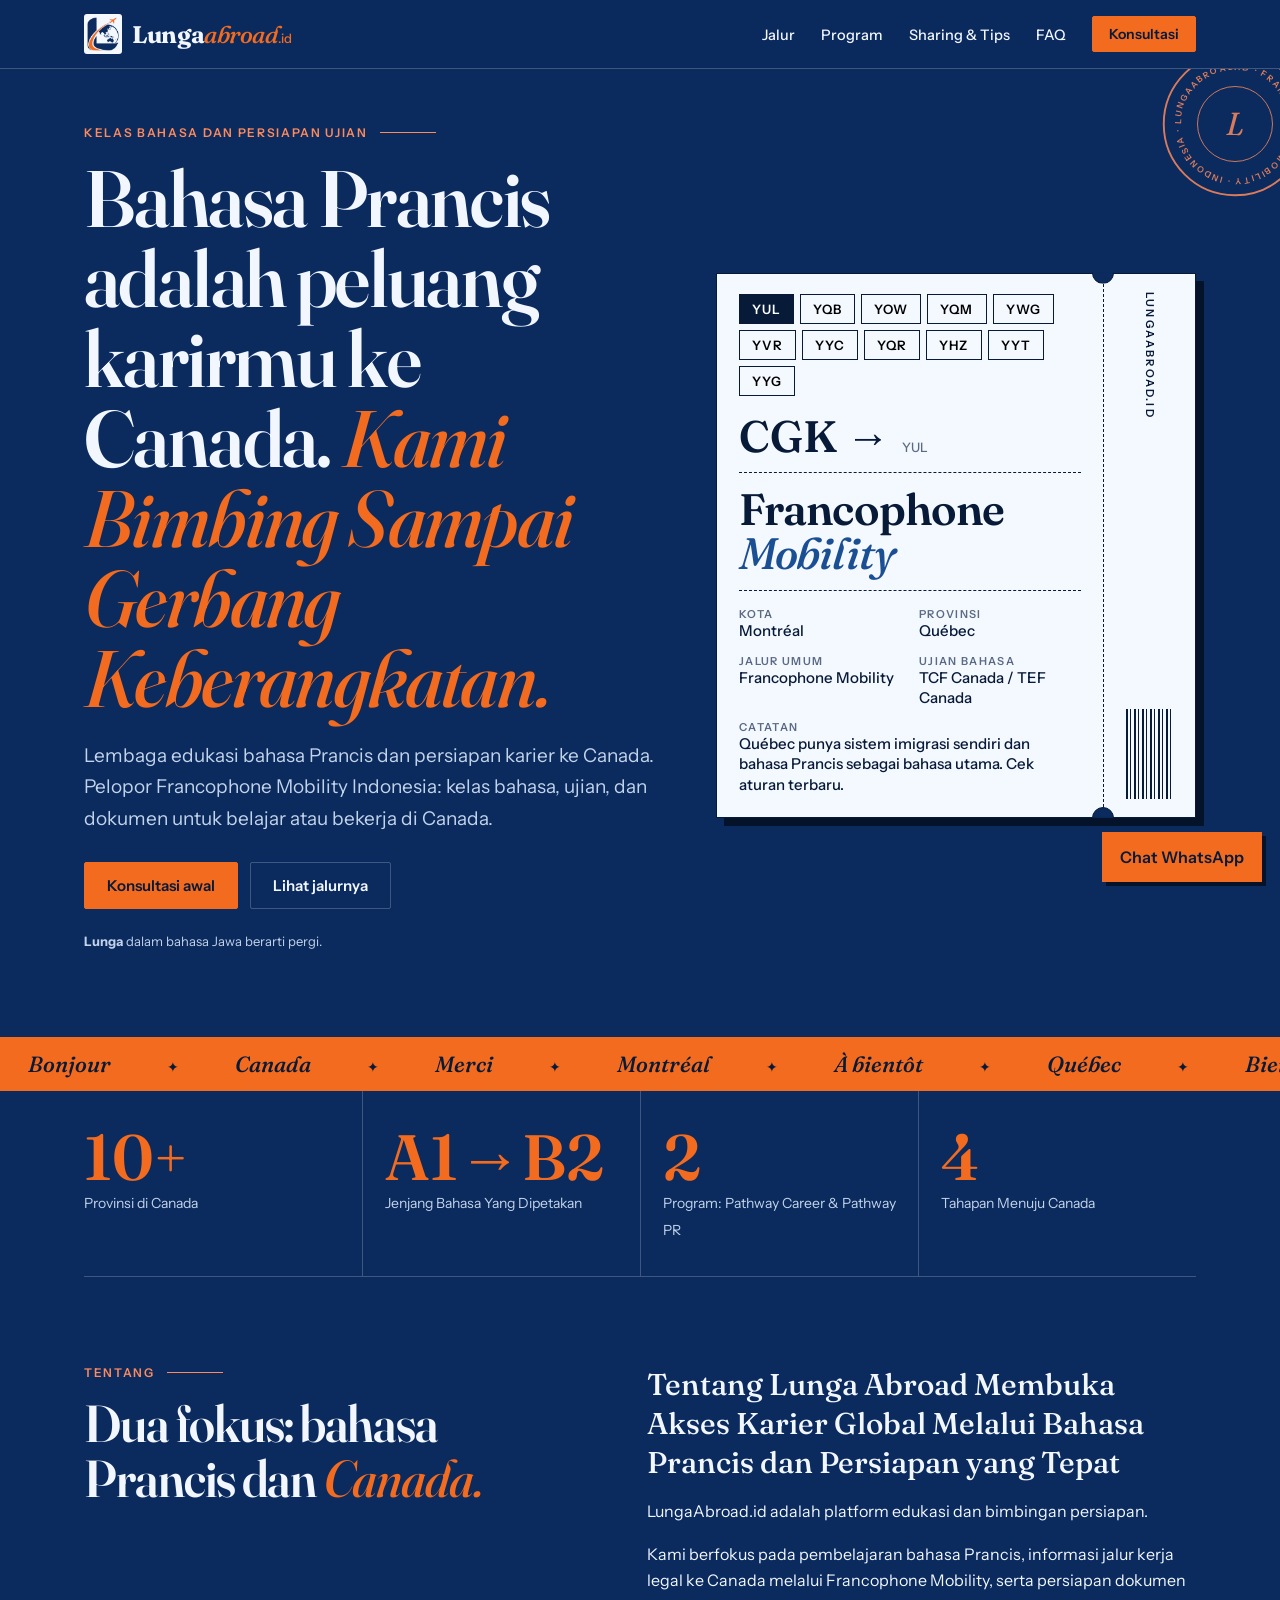
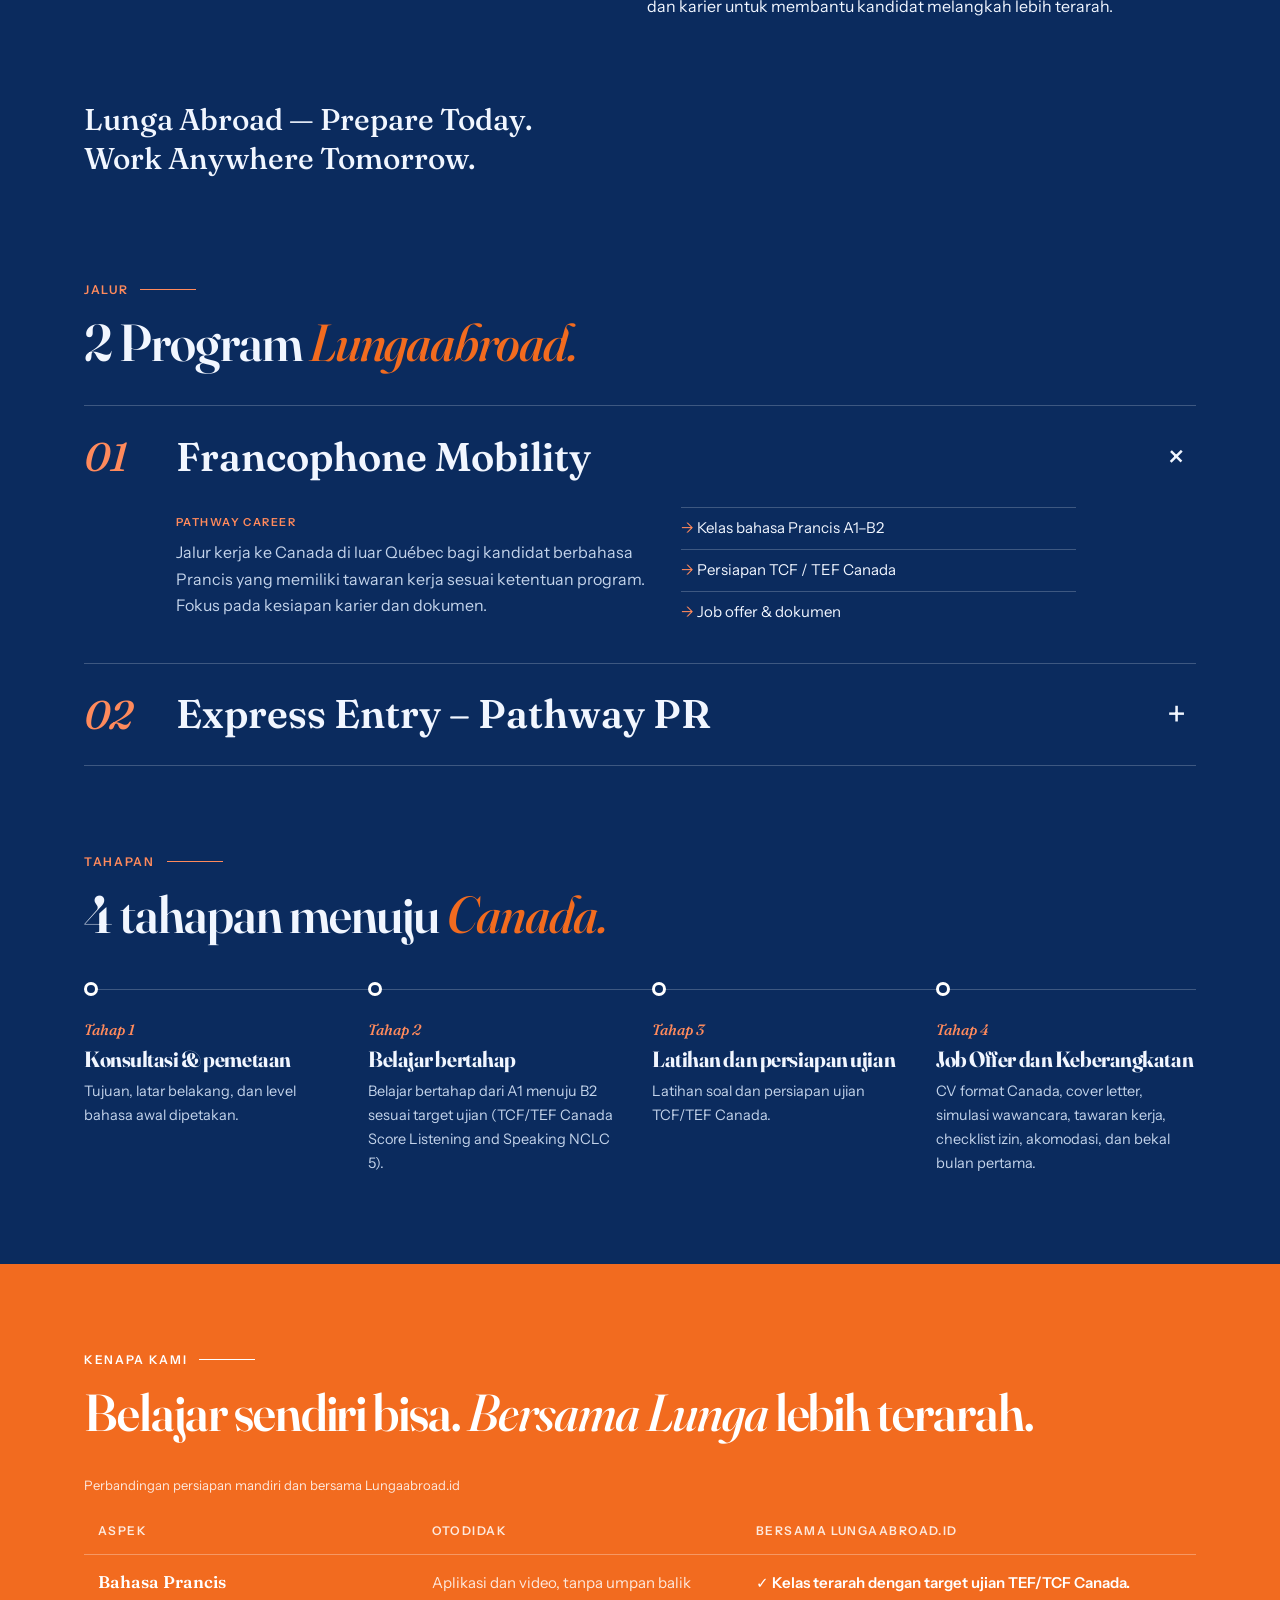
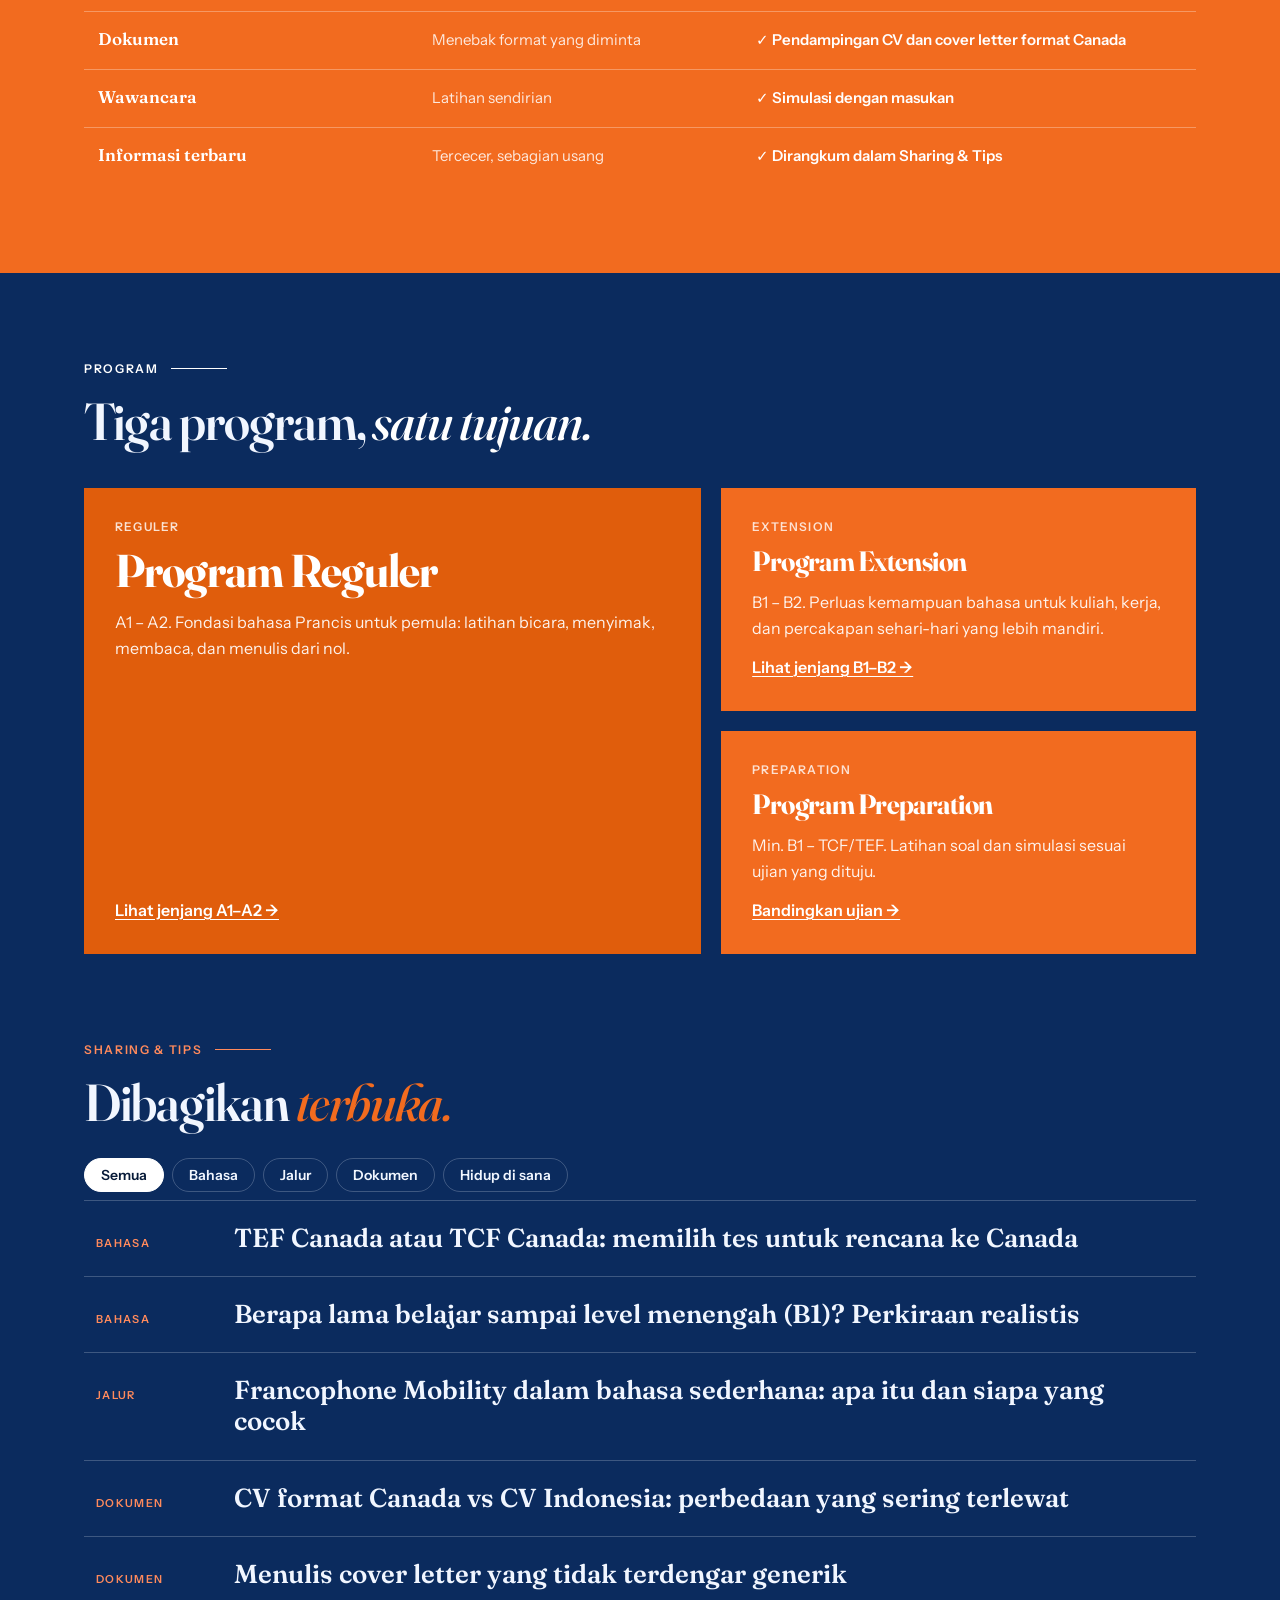
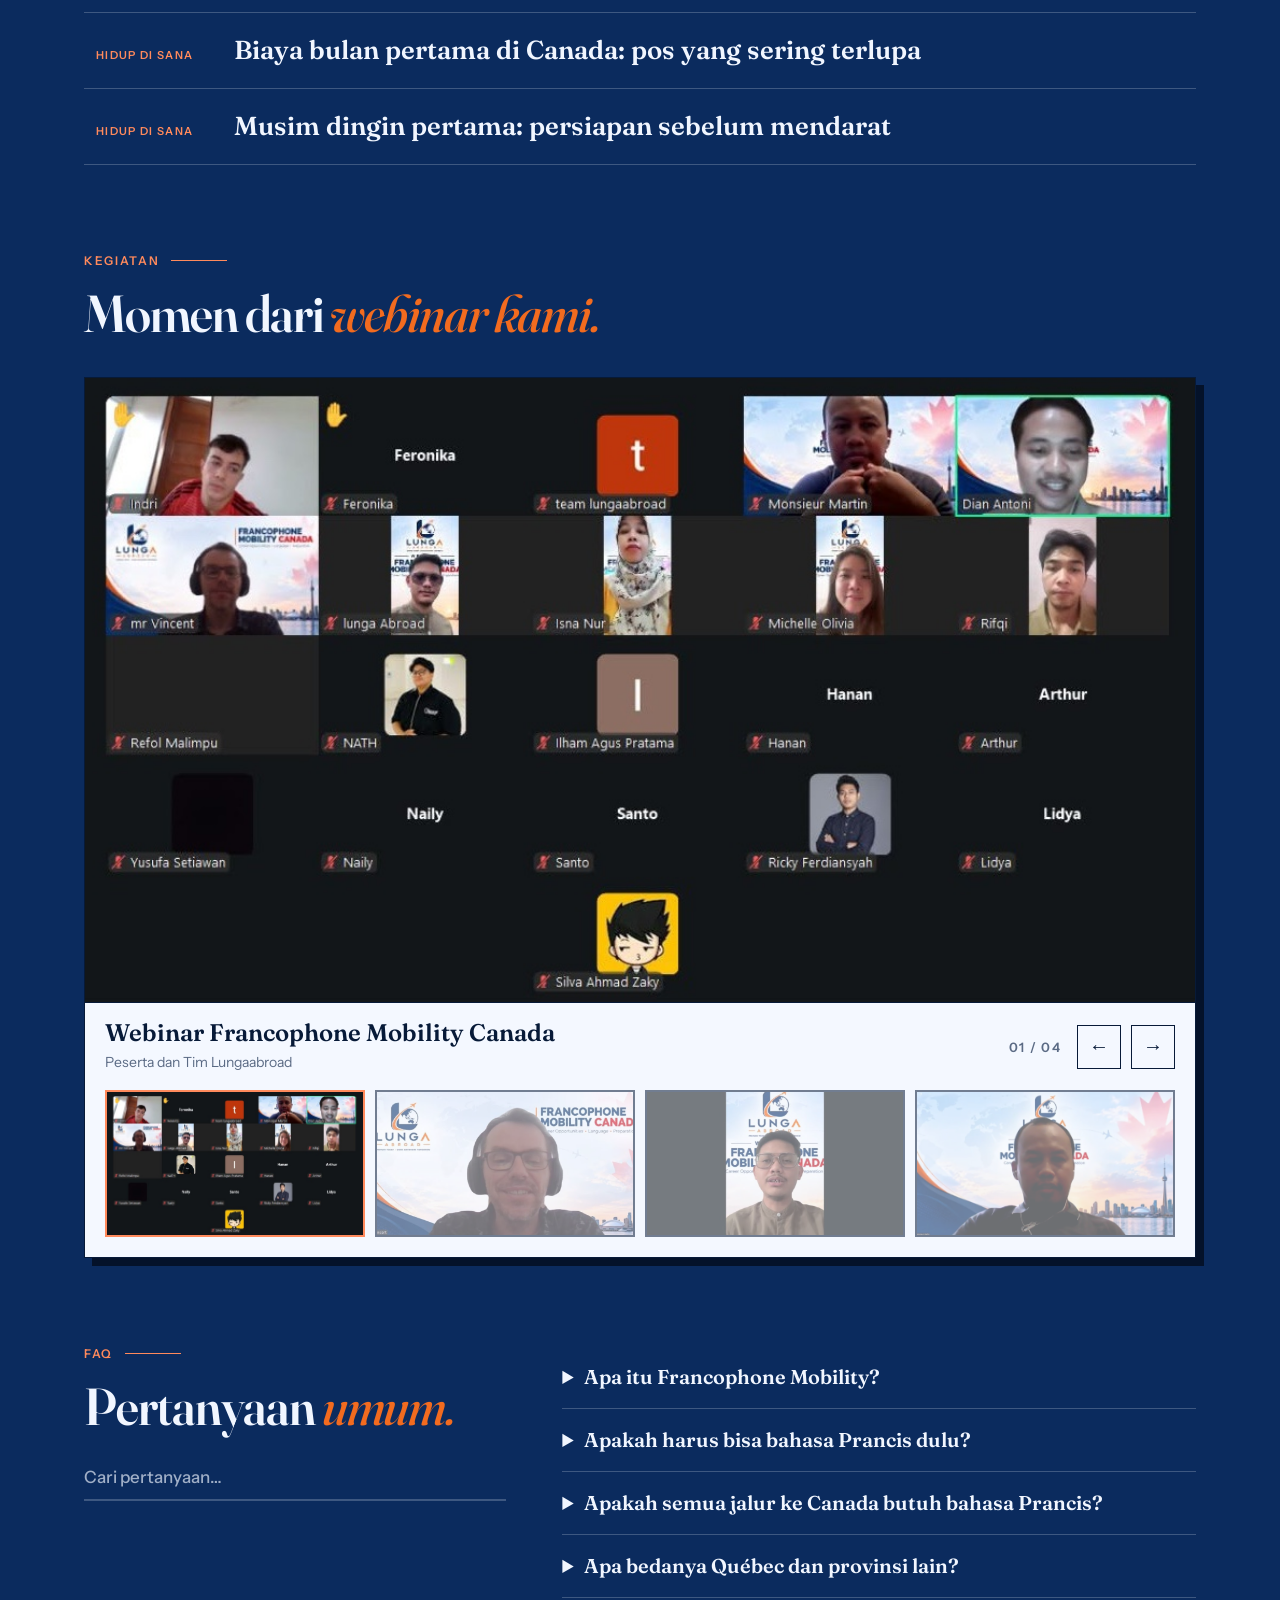
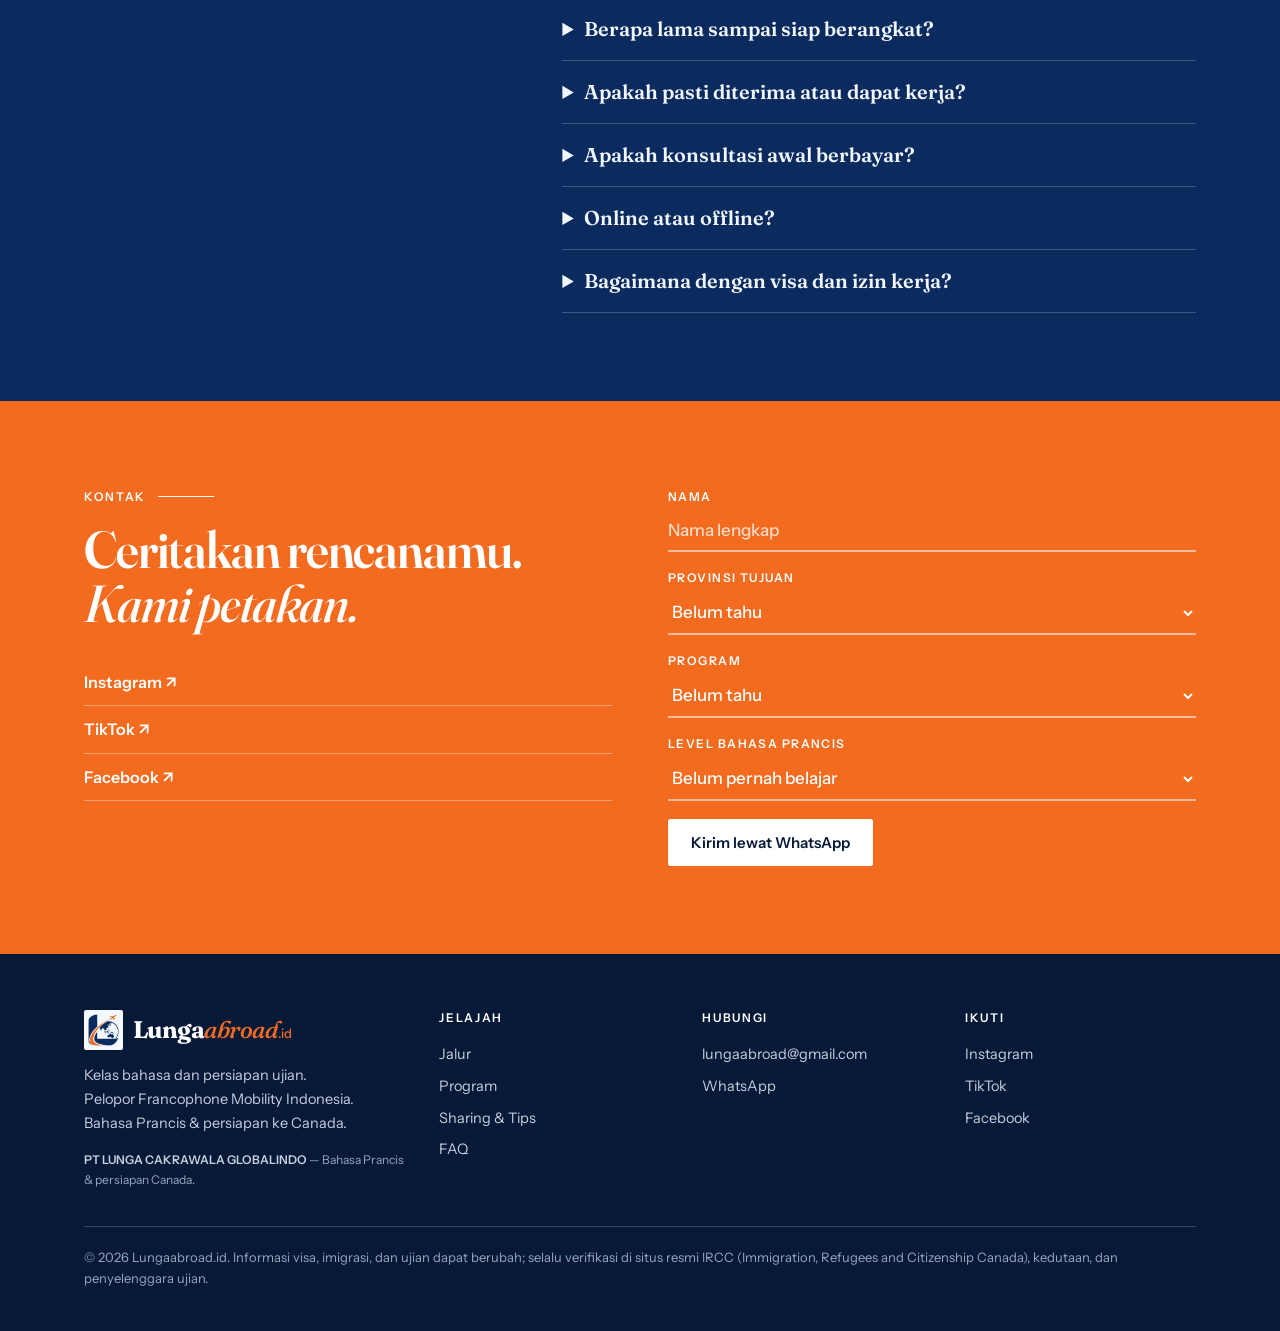
<file: index.html>
<!DOCTYPE html>
<html lang="id">
<head>
<meta charset="utf-8">
<meta name="viewport" content="width=device-width, initial-scale=1, viewport-fit=cover">
<meta name="theme-color" content="#0B2B5E">
<link rel="icon" href="assets/img/favicon.png">
<link href="https://fonts.googleapis.com/css2?family=Fraunces:ital,opsz,wght@0,9..144,500;0,9..144,600;0,9..144,700;1,9..144,500&family=Instrument+Sans:wght@400;500;600&display=swap" rel="stylesheet">
<link rel="stylesheet" href="css/style.css">
<title>Lungaabroad.id — Kursus Bahasa Prancis &amp; Persiapan ke Canada | Francophone Mobility Indonesia</title>
<meta name="description" content="Kelas bahasa Prancis dan persiapan ujian ke Canada: jenjang A1–B2, TCF/TEF Canada, dokumen, dan bimbingan sampai keberangkatan. Pelopor Francophone Mobility Indonesia.">
<meta property="og:title" content="Lungaabroad.id — Kelas Bahasa Prancis &amp; Persiapan Ujian ke Canada">
<meta property="og:description" content="Bahasa Prancis adalah peluang karirmu ke Canada. Kami bimbing sampai gerbang keberangkatan.">
<meta property="og:image" content="assets/img/og.jpg">
</head>
<body>
<a class="skip" href="#konten">Langsung ke konten</a>
<header class="top"><div class="wrap bar">
 <a class="logo" href="index.html" aria-label="Lungaabroad.id, beranda"><img src="assets/img/logo-mark.png" alt="" width="40" height="42"><span>Lunga<i>abroad</i><small>.id</small></span></a>
 <button class="menu" id="menu" aria-expanded="false" aria-controls="nav">Menu</button>
 <nav id="nav" aria-label="Navigasi utama"><ul>
  <li><a href="index.html#jalur">Jalur</a></li>
  <li><a href="program.html">Program</a></li>
  <li><a href="index.html#tips">Sharing &amp; Tips</a></li>
  <li><a href="index.html#faq">FAQ</a></li>
  <li><a class="btn sm" href="index.html#kontak">Konsultasi</a></li>
 </ul></nav></div></header>
<main id="konten">
<section class="hero" aria-labelledby="h1"><div class="wrap">
 <svg class="stamp" viewBox="0 0 160 160" aria-hidden="true"><defs><path id="cir" d="M80,80 m-58,0 a58,58 0 1,1 116,0 a58,58 0 1,1 -116,0"/></defs><circle cx="80" cy="80" r="76" fill="none" stroke="currentColor" stroke-width="2"/><circle cx="80" cy="80" r="40" fill="none" stroke="currentColor"/><text font-size="9" letter-spacing="2" font-weight="600" fill="currentColor"><textPath href="#cir">LUNGAABROAD.ID · FRANCOPHONE MOBILITY · INDONESIA ·</textPath></text><text x="80" y="92" text-anchor="middle" font-family="Fraunces,serif" font-style="italic" font-size="34" fill="currentColor">L</text></svg>
 <div class="hg">
  <div>
   <p class="lbl">Kelas bahasa dan persiapan ujian</p>
   <h1 id="h1">Bahasa Prancis adalah peluang karirmu ke Canada. <em>Kami Bimbing Sampai Gerbang Keberangkatan.</em></h1>
   <p class="lead">Lembaga edukasi bahasa Prancis dan persiapan karier ke Canada. Pelopor Francophone Mobility Indonesia: kelas bahasa, ujian, dan dokumen untuk belajar atau bekerja di Canada.</p>
   <p class="row"><a class="btn rouge" href="#kontak">Konsultasi awal</a><a class="btn line" href="#jalur">Lihat jalurnya</a></p>
   <p class="note"><b>Lunga</b> dalam bahasa Jawa berarti pergi.</p>
  </div>
  <section class="pass rv" aria-label="Pilih kota tujuan di Canada">
   <div class="pmain">
    <div class="tabs" role="tablist" id="tabs" aria-label="Tujuan"></div>
    <div class="rt" id="rt" aria-live="polite">CGK → <span id="kodetujuan">YUL</span></div>
    <p class="fm">Francophone <em>Mobility</em></p>
    <dl id="pd"><div><dt>Kota</dt><dd id="d-kota"></dd></div><div><dt>Provinsi</dt><dd id="d-neg"></dd></div><div><dt>Jalur umum</dt><dd id="d-jalur"></dd></div><div><dt>Ujian bahasa</dt><dd id="d-ujian"></dd></div><div class="full"><dt>Catatan</dt><dd id="d-cat"></dd></div></dl>
   </div>
   <div class="stub" aria-hidden="true"><b>LUNGAABROAD.ID</b><span class="bars"></span></div>
  </section>
 </div>
</div></section>

<div class="tick" aria-hidden="true"><div class="tk" id="tk"></div></div>

<section class="wrap" aria-label="Ringkasan"><div class="num">
 <div><b>10+</b><span>Provinsi di Canada</span></div>
 <div><b>A1→B2</b><span>Jenjang Bahasa Yang Dipetakan</span></div>
 <div><b>2</b><span>Program: Pathway Career &amp; Pathway PR</span></div>
 <div><b>4</b><span>Tahapan Menuju Canada</span></div>
</div></section>

<section class="sec" id="tentang" aria-labelledby="j-tentang"><div class="wrap ab">
 <div class="rv"><p class="lbl">Tentang</p><h2 id="j-tentang">Dua fokus: bahasa Prancis dan <em>Canada.</em></h2></div>
 <div class="rv"><p class="big">Tentang Lunga Abroad
Membuka Akses Karier Global Melalui Bahasa Prancis dan Persiapan yang Tepat</p>
 <p>LungaAbroad.id adalah platform edukasi dan bimbingan persiapan.</p>
 <p>Kami berfokus pada pembelajaran bahasa Prancis, informasi jalur kerja legal ke Canada melalui Francophone Mobility, serta persiapan dokumen dan karier untuk membantu kandidat melangkah lebih terarah.</p></div>
 <p class="big">Lunga Abroad — Prepare Today. Work Anywhere Tomorrow.</p>
</div></section>

<section class="sec" id="jalur" style="padding-top:0" aria-labelledby="j-jalur"><div class="wrap">
 <p class="lbl">Jalur</p><h2 id="j-jalur">2 Program <em>Lungaabroad.</em></h2>
 <div class="jl">
  <details class="j" name="jalur" open><summary><span class="n">01</span><span class="t">Francophone Mobility</span></summary><div class="jb"><div><span class="jt">Pathway Career</span><p>Jalur kerja ke Canada di luar Québec bagi kandidat berbahasa Prancis yang memiliki tawaran kerja sesuai ketentuan program. Fokus pada kesiapan karier dan dokumen.</p></div><ul><li>Kelas bahasa Prancis A1–B2</li><li>Persiapan TCF / TEF Canada</li><li>Job offer &amp; dokumen</li></ul></div></details>
  <details class="j" name="jalur"><summary><span class="n">02</span><span class="t">Express Entry – Pathway PR</span></summary><div class="jb"><div><span class="jt">Pathway PR</span><p>Jalur menetap permanen melalui Express Entry. Kemampuan bahasa Prancis memberi nilai tambah dalam profil kandidat dan strategi menuju PR.</p></div><ul><li>Pemetaan profil Express Entry</li><li>Strategi bahasa &amp; skor</li><li>Pendampingan menuju PR</li></ul></div></details>
 </div>
</div></section>

<section class="sec" style="padding-top:0" aria-labelledby="j-tahap"><div class="wrap">
 <p class="lbl">Tahapan</p><h2 id="j-tahap">4 tahapan menuju <em>Canada.</em></h2>
 <ol class="steps" id="steps">
  <li><b>Tahap 1</b><h3>Konsultasi &amp; pemetaan</h3><p>Tujuan, latar belakang, dan level bahasa awal dipetakan.</p></li>
  <li><b>Tahap 2</b><h3>Belajar bertahap</h3><p>Belajar bertahap dari A1 menuju B2 sesuai target ujian (TCF/TEF Canada Score Listening and Speaking NCLC 5).</p></li>
  <li><b>Tahap 3</b><h3>Latihan dan persiapan ujian</h3><p>Latihan soal dan persiapan ujian TCF/TEF Canada.</p></li>
  <li><b>Tahap 4</b><h3>Job Offer dan Keberangkatan</h3><p>CV format Canada, cover letter, simulasi wawancara, tawaran kerja, checklist izin, akomodasi, dan bekal bulan pertama.</p></li>
 </ol>
</div></section>

<section class="sec oranye" aria-labelledby="j-beda"><div class="wrap">
 <p class="lbl">Kenapa kami</p><h2 id="j-beda">Belajar sendiri bisa. <em>Bersama Lunga</em> lebih terarah.</h2>
 <div class="scroll"><table><caption>Perbandingan persiapan mandiri dan bersama Lungaabroad.id</caption>
 <thead><tr><th scope="col">Aspek</th><th scope="col">Otodidak</th><th scope="col">Bersama Lungaabroad.id</th></tr></thead>
 <tbody>
  <tr><th scope="row">Bahasa Prancis</th><td class="x">Aplikasi dan video, tanpa umpan balik</td><td class="y">Kelas terarah dengan target ujian TEF/TCF Canada.
  </td></tr>
  <tr><th scope="row">Dokumen</th><td class="x">Menebak format yang diminta</td><td class="y">Pendampingan CV dan cover letter format Canada</td></tr>
  <tr><th scope="row">Wawancara</th><td class="x">Latihan sendirian</td><td class="y">Simulasi dengan masukan</td></tr>
  <tr><th scope="row">Informasi terbaru</th><td class="x">Tercecer, sebagian usang</td><td class="y">Dirangkum dalam Sharing &amp; Tips</td></tr>
 </tbody></table></div>
</div></section>

<section class="sec" id="program" aria-labelledby="j-prog"><div class="wrap">
 <p class="lbl">Program</p><h2 id="j-prog">Tiga program, <em>satu tujuan.</em></h2>
 <div class="pg">
  <article class="pc f"><span class="tg">Reguler</span><h3>Program Reguler</h3><p>A1 – A2. Fondasi bahasa Prancis untuk pemula: latihan bicara, menyimak, membaca, dan menulis dari nol.</p><a href="program.html#level">Lihat jenjang A1–A2 →</a></article>
  <article class="pc"><span class="tg">Extension</span><h3>Program Extension</h3><p>B1 – B2. Perluas kemampuan bahasa untuk kuliah, kerja, dan percakapan sehari-hari yang lebih mandiri.</p><a href="program.html#level">Lihat jenjang B1–B2 →</a></article>
  <article class="pc"><span class="tg">Preparation</span><h3>Program Preparation</h3><p>Min. B1 – TCF/TEF. Latihan soal dan simulasi sesuai ujian yang dituju.</p><a href="program.html#ujian">Bandingkan ujian →</a></article>
 </div>
</div></section>

<section class="sec" id="tips" style="padding-top:0" aria-labelledby="j-tips"><div class="wrap">
 <p class="lbl">Sharing &amp; Tips</p><h2 id="j-tips">Dibagikan <em>terbuka.</em></h2>
 <div class="chips" role="group" aria-label="Filter topik">
  <button class="chip" data-f="semua" aria-pressed="true">Semua</button><button class="chip" data-f="bahasa" aria-pressed="false">Bahasa</button><button class="chip" data-f="jalur" aria-pressed="false">Jalur</button><button class="chip" data-f="dokumen" aria-pressed="false">Dokumen</button><button class="chip" data-f="hidup" aria-pressed="false">Hidup di sana</button>
 </div>
 <ul class="tips" id="tipslist">
  <li data-c="bahasa"><small>Bahasa</small><a href="#">TEF Canada atau TCF Canada: memilih tes untuk rencana ke Canada</a><span></span></li>
  <li data-c="bahasa"><small>Bahasa</small><a href="#">Berapa lama belajar sampai level menengah (B1)? Perkiraan realistis</a><span></span></li>
  <li data-c="jalur"><small>Jalur</small><a href="#">Francophone Mobility dalam bahasa sederhana: apa itu dan siapa yang cocok</a><span></span></li>
  <li data-c="dokumen"><small>Dokumen</small><a href="#">CV format Canada vs CV Indonesia: perbedaan yang sering terlewat</a><span></span></li>
  <li data-c="dokumen"><small>Dokumen</small><a href="#">Menulis cover letter yang tidak terdengar generik</a><span></span></li>
  <li data-c="hidup"><small>Hidup di sana</small><a href="#">Biaya bulan pertama di Canada: pos yang sering terlupa</a><span></span></li>
  <li data-c="hidup"><small>Hidup di sana</small><a href="#">Musim dingin pertama: persiapan sebelum mendarat</a><span></span></li>
 </ul>
</div></section>

<section class="sec" style="padding-top:0" aria-labelledby="j-alumni"><div class="wrap">
 <p class="lbl">Kegiatan</p><h2 id="j-alumni">Momen dari <em>webinar kami.</em></h2>
 <figure class="wsl" id="wsl" aria-roledescription="carousel" aria-label="Foto webinar Francophone Mobility Canada">
  <div class="wst">
   <div class="ws on" role="group" aria-roledescription="slide" aria-label="1 dari 4" data-sub="Peserta dan Tim Lungaabroad"><img src="assets/img/WhatsApp Image 2026-10-13 at 08.24.31.jpeg" alt="Tangkapan layar Zoom webinar Francophone Mobility Canada dengan peserta dan tim Lungaabroad" loading="lazy"></div>
   <div class="ws" role="group" aria-roledescription="slide" aria-label="2 dari 4" data-sub="Pemateri Mr Vincent (Native Speaker French)"><img src="assets/img/WhatsApp Image 2026-10-13 at 08.24.32.jpeg" alt="Pemateri Webinar Francophone Mobility Mr Vincent (Native Speaker French)" loading="lazy"></div>
   <div class="ws" role="group" aria-roledescription="slide" aria-label="3 dari 4" data-sub="Pemateri Amanda Tri Budiarto"><img src="assets/img/WhatsApp Image 2026-10-13 at 08.24.32 (1).jpeg" alt="Pemateri Webinar Francophone Mobility Amanda Tri Budiarto" loading="lazy"></div>
   <div class="ws" role="group" aria-roledescription="slide" aria-label="4 dari 4" data-sub="Pemateri Mr Martin (Tutor France)"><img src="assets/img/WhatsApp Image 2026-10-13 at 08.24.31 (1).jpeg" alt="Pemateri Webinar Francophone Mobility Mr Martin (Tutor France)
" loading="lazy"></div>
  </div>
  <figcaption class="wbar">
   <p class="wcap"><b>Webinar Francophone Mobility Canada</b><span id="wsub">Sesi pemaparan</span></p>
   <div class="wctl"><span class="wnum" id="wnum" aria-hidden="true">01 / 04</span><button type="button" id="wprev" aria-label="Foto sebelumnya">←</button><button type="button" id="wnext" aria-label="Foto berikutnya">→</button></div>
  </figcaption>
  <ul class="wth"><li><button type="button" class="wt" aria-label="Lihat foto 1" aria-current="true"><img src="assets/img/WhatsApp Image 2026-10-13 at 08.24.31.jpeg" alt=""></button></li><li><button type="button" class="wt" aria-label="Lihat foto 2"><img src="assets/img/WhatsApp Image 2026-10-13 at 08.24.32.jpeg" alt=""></button></li><li><button type="button" class="wt" aria-label="Lihat foto 3"><img src="assets/img/WhatsApp Image 2026-10-13 at 08.24.32 (1).jpeg" alt=""></button></li><li><button type="button" class="wt" aria-label="Lihat foto 4"><img src="assets/img/WhatsApp Image 2026-10-13 at 08.24.31 (1).jpeg" alt=""></button></li></ul>
 </figure>
</div></section>

<section class="sec" id="faq" style="padding-top:0" aria-labelledby="j-faq"><div class="wrap fq">
 <div><p class="lbl">FAQ</p><h2 id="j-faq">Pertanyaan <em>umum.</em></h2><label class="sr" for="cari" style="position:absolute;left:-999px">Cari pertanyaan</label><input id="cari" type="search" placeholder="Cari pertanyaan…" autocomplete="off"></div>
 <div id="faqlist">
  <details class="q"><summary>Apa itu Francophone Mobility?</summary><p>Program izin kerja Canada yang memungkinkan pekerja berbahasa Prancis bekerja di luar Québec dengan tawaran kerja yang memenuhi persyaratan program.</p></details>
  <details class="q"><summary>Apakah harus bisa bahasa Prancis dulu?</summary><p>Tidak harus mahir sejak awal. Kamu bisa mulai belajar dari nol, tetapi wajib memenuhi persyaratan kemampuan bahasa Prancis saat mengajukan program.</p></details>
  <details class="q"><summary>Apakah semua jalur ke Canada butuh bahasa Prancis?</summary><p>Tidak. Persyaratan bahasa bergantung pada jalur yang dipilih. Bahasa Prancis menjadi persyaratan penting untuk Francophone Mobility, sedangkan jalur lain dapat menggunakan bahasa Inggris atau memiliki ketentuan berbeda.</p></details>
  <details class="q"><summary>Apa bedanya Québec dan provinsi lain?</summary><p>Québec punya sistem imigrasi sendiri dan bahasa Prancis sebagai bahasa utama. Provinsi lain memakai jalur federal atau provinsial masing-masing, dengan komunitas francophone yang lebih kecil.</p></details>
  <details class="q"><summary>Berapa lama sampai siap berangkat?</summary><p>Tergantung level awal, jam belajar per minggu, dan jalur. Kalkulator di halaman Program memberi gambaran kasar.</p></details>
  <details class="q"><summary>Apakah pasti diterima atau dapat kerja?</summary><p>Tidak ada jaminan. Keputusan akhir ada pada institusi, perusahaan, dan IRCC. Kami membantu meningkatkan kesiapanmu.</p></details>
  <details class="q"><summary>Apakah konsultasi awal berbayar?</summary><p>Konsultasi gratis dengan tim Lungaaboard.id.</p></details>
  <details class="q"><summary>Online atau offline?</summary><p>Untuk saat ini kelas tersedia secara Online, menyesuaikan program dan jadwal yang tersedia.</p></details>
  <details class="q"><summary>Bagaimana dengan visa dan izin kerja?</summary><p>Lunga Abroad membantu memberikan edukasi, checklist dokumen, dan panduan proses berdasarkan informasi resmi. Pengajuan serta persetujuan visa dan izin kerja mengikuti ketentuan dan keputusan otoritas imigrasi Canada (IRCC).</p></details>
  <p id="nol">Tidak ada yang cocok. Tanyakan langsung lewat WhatsApp.</p>
 </div>
</div></section>

<section class="sec kt" id="kontak" aria-labelledby="j-kontak"><div class="wrap kg">
 <div><p class="lbl">Kontak</p><h2 id="j-kontak">Ceritakan rencanamu. <em>Kami petakan.</em></h2><ul class="sl" data-sos style="margin-top:28px"></ul></div>
 <form class="form" id="form">
  <label>Nama<input id="f-nama" required autocomplete="name" placeholder="Nama lengkap"></label>
  <label>Provinsi tujuan<select id="f-tuj"><option>Belum tahu</option><option>Québec</option><option>Ontario</option><option>New Brunswick</option><option>Manitoba</option><option>British Columbia</option><option>Alberta</option><option>Saskatchewan</option><option>Nova Scotia</option><option>Newfoundland &amp; Labrador</option><option>Prince Edward Island</option><option>Wilayah lain</option></select></label>
  <label>Program<select id="f-jal"><option>Belum tahu</option><option>Francophone Mobility (Pathway Career)</option><option>Express Entry (Pathway PR)</option></select></label>
  <label>Level bahasa Prancis<select id="f-lv"><option>Belum pernah belajar</option><option>A1</option><option>A2</option><option>B1</option><option>B2</option></select></label>
  <button class="btn" type="submit">Kirim lewat WhatsApp</button>
 </form>
</div></section>
</main>
<footer class="ft"><div class="wrap">
 <div class="fg">
  <div><a class="logo" href="index.html" aria-label="Lungaabroad.id"><img src="assets/img/logo-mark.png" alt="" width="40" height="42"><span>Lunga<i>abroad</i><small>.id</small></span></a><p>Kelas bahasa dan persiapan ujian.<br>Pelopor Francophone Mobility Indonesia.<br>Bahasa Prancis &amp; persiapan ke Canada.</p><p class="legal"><b>PT LUNGA CAKRAWALA GLOBALINDO</b> — Bahasa Prancis &amp; persiapan Canada.</p></div>
  <div><h3>Jelajah</h3><ul><li><a href="index.html#jalur">Jalur</a></li><li><a href="program.html">Program</a></li><li><a href="index.html#tips">Sharing &amp; Tips</a></li><li><a href="index.html#faq">FAQ</a></li></ul></div>
  <div><h3>Hubungi</h3><ul><li><a data-mail href="#">email</a></li><li><a data-wa href="#" target="_blank" rel="noopener">WhatsApp</a></li></ul></div>
  <div><h3>Ikuti</h3><ul data-sos></ul></div>
 </div>
 <p class="cp">© <span data-year></span> Lungaabroad.id. Informasi visa, imigrasi, dan ujian dapat berubah; selalu verifikasi di situs resmi IRCC (Immigration, Refugees and Citizenship Canada), kedutaan, dan penyelenggara ujian.</p>
</div></footer>
<a class="wa" data-wa href="#" target="_blank" rel="noopener">Chat WhatsApp</a>
<script src="js/config.js"></script><script src="js/main.js"></script>
</body></html>
</file>
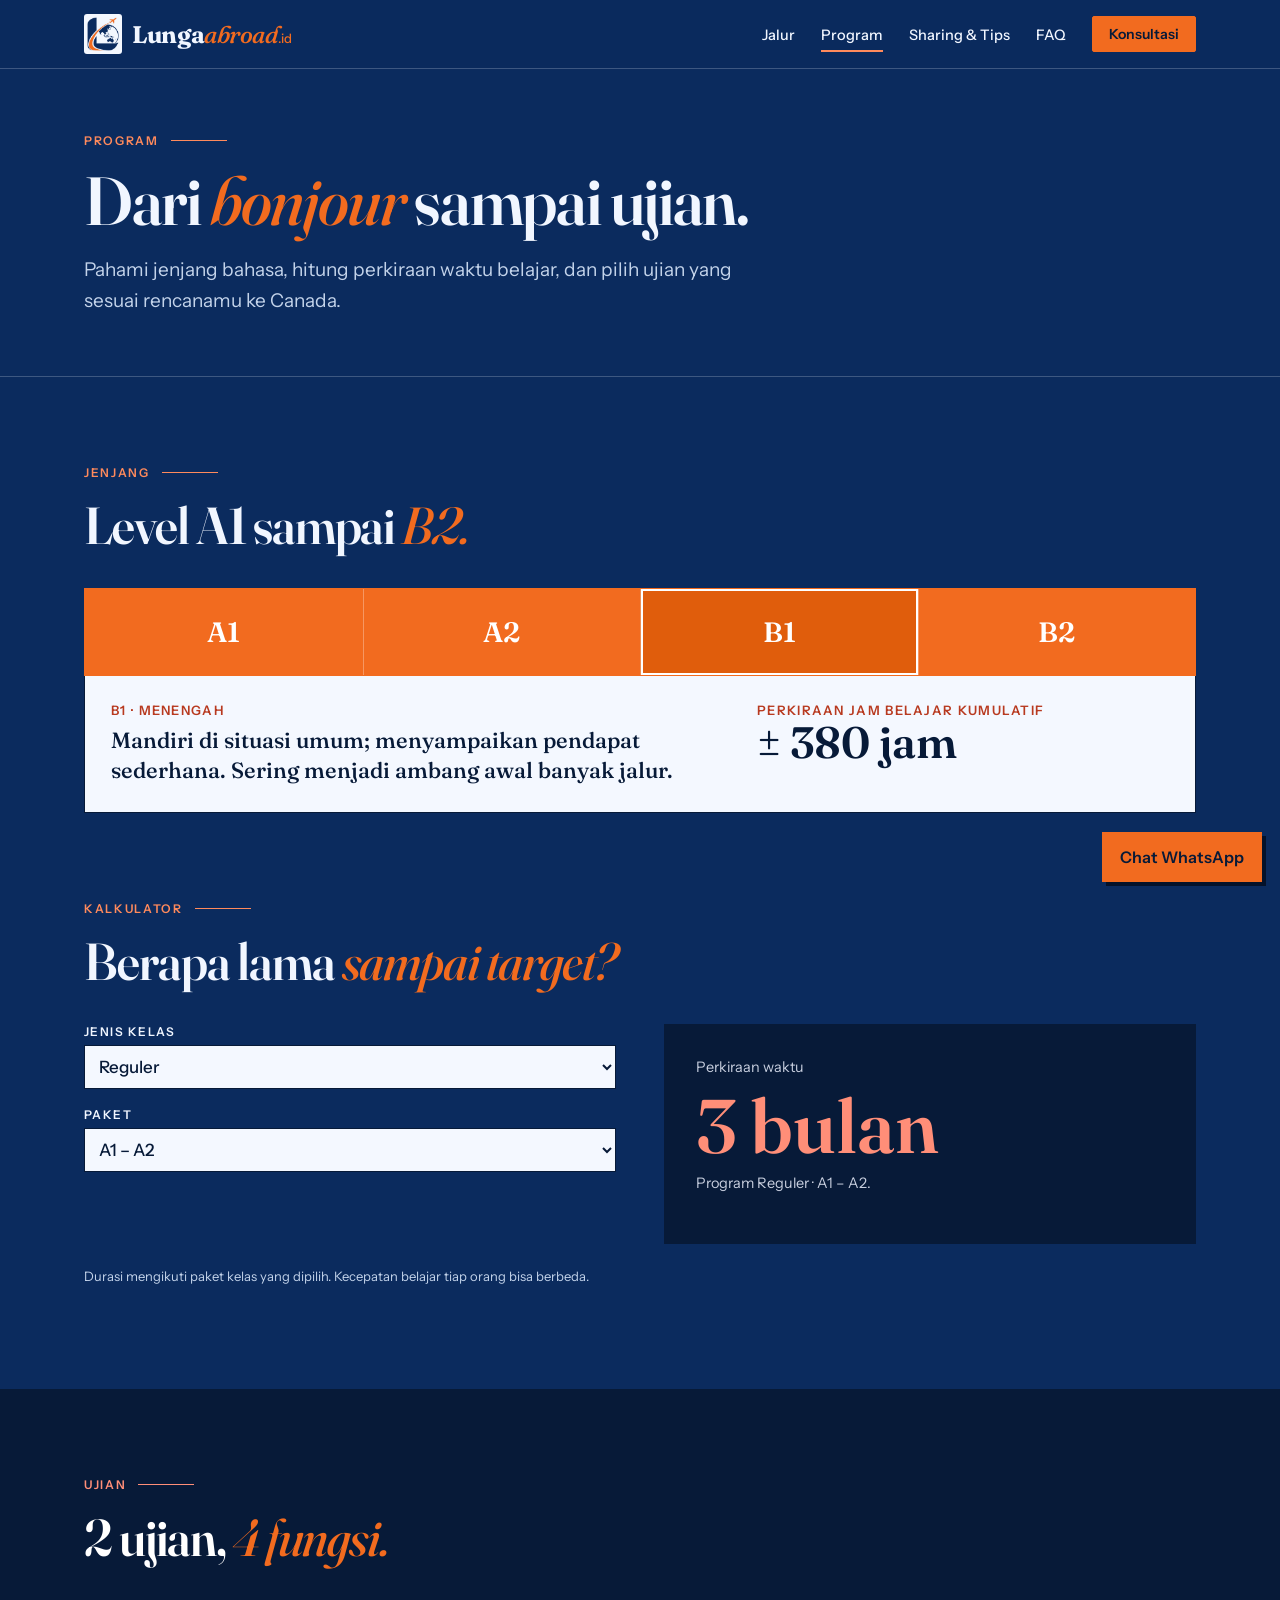
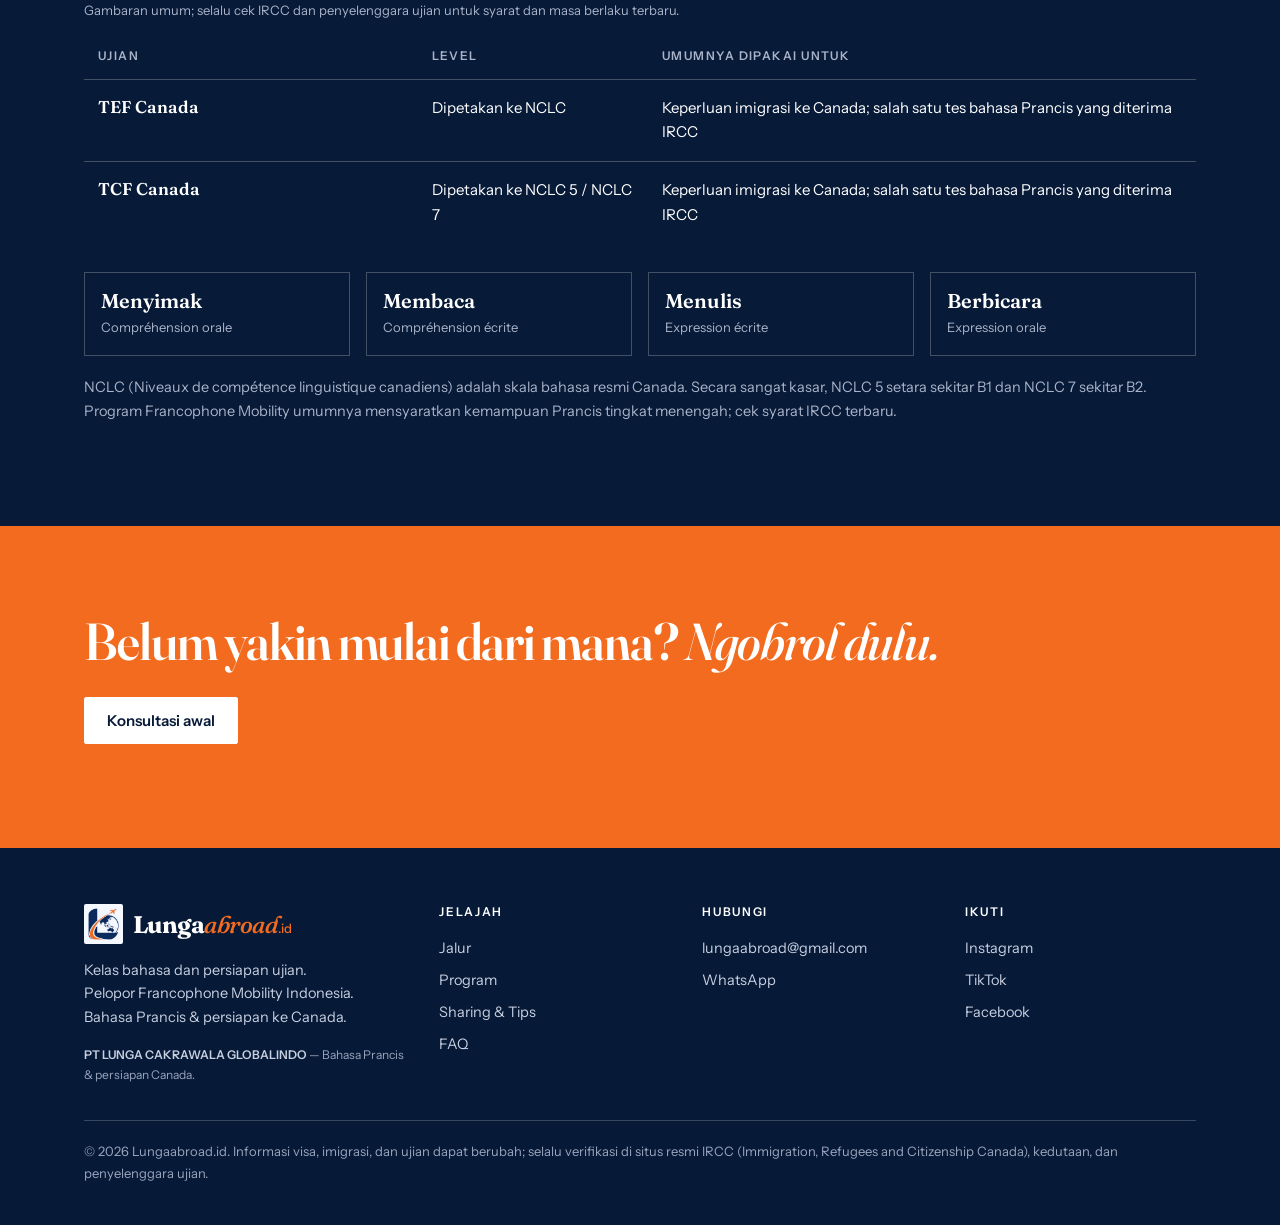
<file: program.html>
<!DOCTYPE html>
<html lang="id">
<head>
<meta charset="utf-8">
<meta name="viewport" content="width=device-width, initial-scale=1, viewport-fit=cover">
<meta name="theme-color" content="#0B2B5E">
<link rel="icon" href="assets/img/favicon.png">
<link href="https://fonts.googleapis.com/css2?family=Fraunces:ital,opsz,wght@0,9..144,500;0,9..144,600;0,9..144,700;1,9..144,500&family=Instrument+Sans:wght@400;500;600&display=swap" rel="stylesheet">
<link rel="stylesheet" href="css/style.css">
<title>Program — Lungaabroad.id</title>
<meta name="description" content="Jenjang bahasa Prancis A1–B2, estimasi waktu belajar, dan perbandingan ujian TCF Canada, TEF Canada.">
</head>
<body>
<a class="skip" href="#konten">Langsung ke konten</a>
<header class="top"><div class="wrap bar">
 <a class="logo" href="index.html" aria-label="Lungaabroad.id, beranda"><img src="assets/img/logo-mark.png" alt="" width="40" height="42"><span>Lunga<i>abroad</i><small>.id</small></span></a>
 <button class="menu" id="menu" aria-expanded="false" aria-controls="nav">Menu</button>
 <nav id="nav" aria-label="Navigasi utama"><ul>
  <li><a href="index.html#jalur">Jalur</a></li>
  <li><a href="program.html" aria-current="page">Program</a></li>
  <li><a href="index.html#tips">Sharing &amp; Tips</a></li>
  <li><a href="index.html#faq">FAQ</a></li>
  <li><a class="btn sm" href="index.html#kontak">Konsultasi</a></li>
 </ul></nav></div></header>
<main id="konten">
<header class="ph"><div class="wrap"><p class="lbl">Program</p><h1>Dari <em>bonjour</em> sampai ujian.</h1><p class="lead" style="margin-top:20px">Pahami jenjang bahasa, hitung perkiraan waktu belajar, dan pilih ujian yang sesuai rencanamu ke Canada.</p></div></header>

<section class="sec" id="level" aria-labelledby="j-lv"><div class="wrap">
 <p class="lbl">Jenjang</p><h2 id="j-lv">Level A1 sampai <em>B2.</em></h2>
 <div class="lv" role="tablist" id="lv" aria-label="Level bahasa"></div>
 <div class="lvp" id="lvp" role="tabpanel" aria-live="polite"><div><p class="h" id="lv-h"></p><p id="lv-d" style="font:500 22px/1.35 var(--ser);margin-top:8px"></p></div><div><p class="h">Perkiraan jam belajar kumulatif</p><p id="lv-j" style="font:600 44px/1.1 var(--ser)"></p></div></div>
</div></section>

<section class="sec" style="padding-top:0" aria-labelledby="j-kal"><div class="wrap">
 <p class="lbl">Kalkulator</p><h2 id="j-kal">Berapa lama <em>sampai target?</em></h2>
 <div class="calc">
  <div>
   <label>Jenis kelas<select id="c-kelas"></select></label>
   <label>Paket<select id="c-paket"></select></label>
  </div>
  <div class="out" aria-live="polite"><p>Perkiraan waktu</p><b id="c-o">—</b><p id="c-n"></p></div>
 </div>
 <p class="note">Durasi mengikuti paket kelas yang dipilih. Kecepatan belajar tiap orang bisa berbeda.</p>
</div></section>

<section class="sec gelap" id="ujian" aria-labelledby="j-uj"><div class="wrap">
 <p class="lbl">Ujian</p><h2 id="j-uj">2 ujian, <em>4 fungsi.</em></h2>
 <div class="scroll"><table><caption>Gambaran umum; selalu cek IRCC dan penyelenggara ujian untuk syarat dan masa berlaku terbaru.</caption>
 <thead><tr><th scope="col">Ujian</th><th scope="col">Level</th><th scope="col">Umumnya dipakai untuk</th></tr></thead>
 <tbody>
  <tr><th scope="row">TEF Canada</th><td>Dipetakan ke NCLC</td><td>Keperluan imigrasi ke Canada; salah satu tes bahasa Prancis yang diterima IRCC</td></tr>
  <tr><th scope="row">TCF Canada</th><td>Dipetakan ke NCLC 5 / NCLC 7</td><td>Keperluan imigrasi ke Canada; salah satu tes bahasa Prancis yang diterima IRCC</td></tr>
 </tbody></table></div>
 <ul class="fn" aria-label="Empat fungsi ujian"><li><b>Menyimak</b><span>Compréhension orale</span></li><li><b>Membaca</b><span>Compréhension écrite</span></li><li><b>Menulis</b><span>Expression écrite</span></li><li><b>Berbicara</b><span>Expression orale</span></li></ul>
 <p style="margin-top:20px;color:#aab3c8;font-size:14.5px">NCLC (Niveaux de compétence linguistique canadiens) adalah skala bahasa resmi Canada. Secara sangat kasar, NCLC 5 setara sekitar B1 dan NCLC 7 sekitar B2. Program Francophone Mobility umumnya mensyaratkan kemampuan Prancis tingkat menengah; cek syarat IRCC terbaru.</p>
</div></section>

<section class="sec kt" aria-labelledby="j-cta"><div class="wrap"><h2 id="j-cta">Belum yakin mulai dari mana? <em>Ngobrol dulu.</em></h2><p class="row" style="margin-top:28px"><a class="btn" href="index.html#kontak">Konsultasi awal</a></p></div></section>
</main>
<footer class="ft"><div class="wrap">
 <div class="fg">
  <div><a class="logo" href="index.html" aria-label="Lungaabroad.id"><img src="assets/img/logo-mark.png" alt="" width="40" height="42"><span>Lunga<i>abroad</i><small>.id</small></span></a><p>Kelas bahasa dan persiapan ujian.<br>Pelopor Francophone Mobility Indonesia.<br>Bahasa Prancis &amp; persiapan ke Canada.</p><p class="legal"><b>PT LUNGA CAKRAWALA GLOBALINDO</b> — Bahasa Prancis &amp; persiapan Canada.</p></div>
  <div><h3>Jelajah</h3><ul><li><a href="index.html#jalur">Jalur</a></li><li><a href="program.html">Program</a></li><li><a href="index.html#tips">Sharing &amp; Tips</a></li><li><a href="index.html#faq">FAQ</a></li></ul></div>
  <div><h3>Hubungi</h3><ul><li><a data-mail href="#">email</a></li><li><a data-wa href="#" target="_blank" rel="noopener">WhatsApp</a></li></ul></div>
  <div><h3>Ikuti</h3><ul data-sos></ul></div>
 </div>
 <p class="cp">© <span data-year></span> Lungaabroad.id. Informasi visa, imigrasi, dan ujian dapat berubah; selalu verifikasi di situs resmi IRCC (Immigration, Refugees and Citizenship Canada), kedutaan, dan penyelenggara ujian.</p>
</div></footer>
<a class="wa" data-wa href="#" target="_blank" rel="noopener">Chat WhatsApp</a>
<script src="js/config.js"></script><script src="js/main.js"></script>
</body></html>
</file>
<file: css/style.css>
:root{--kertas:#0B2B5E;--kertas2:#123A78;--kertas3:#F4F8FF;--tinta:#071A38;--teks:#F1F6FF;--bleu:#9CC2FF;--biru:#2E63B0;--rouge:#FF8A5C;--orange:#F26B1F;--mute:#C3D3EA;--gr:rgba(241,246,255,.22);
--ser:"Fraunces",Georgia,serif;--san:"Instrument Sans",system-ui,sans-serif;box-sizing:border-box;padding-top:env(safe-area-inset-top,0px)}
*,*::before,*::after{box-sizing:inherit}
html{scroll-behavior:smooth;scroll-padding-top:80px}
body{margin:0;background:var(--kertas);color:var(--teks);font:400 16px/1.65 var(--san)}
::selection{background:var(--rouge);color:#fff}
a{color:inherit}ul,ol{list-style:none;margin:0;padding:0}img{max-width:100%}
:focus-visible{outline:3px solid var(--bleu);outline-offset:3px}
.wrap{max-width:1160px;margin:0 auto;padding:0 24px}
.skip{position:absolute;left:-999px;top:8px;background:var(--rouge);color:#fff;padding:8px 14px;z-index:99}.skip:focus{left:8px}
.top{position:sticky;top:0;z-index:30;background:rgba(11,43,94,.94);backdrop-filter:blur(8px);border-bottom:1px solid var(--gr)}
.bar{display:flex;align-items:center;justify-content:space-between;min-height:68px}
.logo{font:700 24px var(--ser);text-decoration:none;letter-spacing:-.02em;color:var(--teks)}
.logo i{font-weight:500;color:var(--orange)}.logo small{font:500 13px var(--san);color:var(--orange);letter-spacing:0}
nav ul{display:flex;gap:26px;align-items:center}
nav a:not(.btn){text-decoration:none;font-weight:500;font-size:14.5px;padding:6px 0;border-bottom:2px solid transparent}
nav a[aria-current],nav a:not(.btn):hover{border-color:var(--rouge)}
.menu{display:none;background:none;border:1px solid var(--tinta);padding:6px 12px;font:600 14px var(--san);cursor:pointer}
.btn{display:inline-block;background:var(--tinta);color:var(--kertas);border:1.5px solid var(--tinta);padding:13px 22px;font:600 15px var(--san);text-decoration:none;cursor:pointer;border-radius:2px;transition:background .2s,transform .2s}
.btn:hover{background:var(--bleu);border-color:var(--bleu);transform:translateY(-2px)}
.btn.sm{padding:8px 16px;font-size:14px}.btn.rouge{background:var(--rouge);border-color:var(--rouge);color:#fff}
.btn.line{background:transparent;color:var(--tinta)}.btn.line:hover{background:var(--tinta);color:var(--kertas);border-color:var(--tinta)}
h1,h2,h3{font-family:var(--ser);font-variation-settings:"opsz" 144;letter-spacing:-.02em;margin:0}
h1{font-size:clamp(40px,6.4vw,80px);line-height:1;font-weight:600}
h1 em,h2 em{font-style:italic;font-weight:500;color:var(--orange)}
h2{font-size:clamp(30px,4.4vw,52px);line-height:1.05;font-weight:600}
.lbl{font:600 12px var(--san);letter-spacing:.14em;text-transform:uppercase;color:var(--rouge);display:flex;gap:12px;align-items:center;margin:0 0 18px}
.lbl::after{content:"";height:1px;width:56px;background:currentColor}
.lead{font-size:19px;color:var(--mute);max-width:52ch}
.sec{padding:88px 0}
.hero{padding:56px 0 72px;position:relative;overflow:hidden}
.hg{display:grid;grid-template-columns:1.2fr 1fr;gap:56px;align-items:center}
.hero .lead{margin:22px 0 28px}
.row{display:flex;gap:12px;flex-wrap:wrap}
.stamp{position:absolute;right:-30px;top:-20px;width:150px;color:var(--rouge);opacity:.85;animation:putar 50s linear infinite}
@keyframes putar{to{transform:rotate(360deg)}}
.note{font-size:13px;color:var(--mute);margin-top:22px}
.pass{position:relative;background:var(--kertas3);border:1.5px solid var(--tinta);display:grid;grid-template-columns:1fr 92px;box-shadow:8px 8px 0 var(--tinta)}
.pass::before,.pass::after{content:"";position:absolute;right:81px;width:22px;height:22px;border-radius:50%;background:var(--kertas);border:1.5px solid var(--tinta)}
.pass::before{top:-12px;clip-path:inset(50% 0 0 0)}.pass::after{bottom:-12px;clip-path:inset(0 0 50% 0)}
.pmain{padding:20px 22px 22px}
.tabs{display:flex;gap:6px;margin-bottom:18px;flex-wrap:wrap}
.tabs button{font:600 13px var(--san);letter-spacing:.08em;border:1.5px solid var(--tinta);background:transparent;padding:6px 12px;cursor:pointer}
.tabs button[aria-selected="true"]{background:var(--tinta);color:var(--kertas)}
.rt{font:600 44px/1 var(--ser);display:flex;align-items:baseline;gap:12px}
.rt span{font:500 13px var(--san);color:var(--mute)}
.route{display:block;width:100%;height:78px;margin:8px 0 12px}
.route path{fill:none;stroke:var(--rouge);stroke-width:2;stroke-dasharray:3 7;animation:jalan 1.4s linear infinite}
@keyframes jalan{to{stroke-dashoffset:-20}}
.pass dl{display:grid;grid-template-columns:1fr 1fr;gap:12px 18px;margin:0}
.pass dt{font:600 11px var(--san);letter-spacing:.12em;text-transform:uppercase;color:var(--mute)}
.pass dd{margin:0;font-weight:500;font-size:15px;line-height:1.35}
.pass .full{grid-column:1/-1}
.stub{border-left:1.5px dashed var(--tinta);display:flex;flex-direction:column;align-items:center;justify-content:space-between;padding:18px 0}
.stub b{writing-mode:vertical-rl;font:600 11px var(--san);letter-spacing:.2em}
.bars{width:48px;height:90px;background:repeating-linear-gradient(90deg,var(--tinta) 0 2px,transparent 2px 4px,var(--tinta) 4px 5px,transparent 5px 8px)}
.tick{border-block:1.5px solid var(--tinta);overflow:hidden;background:var(--tinta);color:var(--kertas)}
.tk{display:flex;width:max-content;animation:geser 55s linear infinite;padding:12px 0}
.tk span{font:italic 500 22px var(--ser);padding:0 28px;white-space:nowrap}.tk span::after{content:"✦";color:var(--rouge);margin-left:56px;font-style:normal;font-size:14px}
@keyframes geser{to{transform:translateX(-50%)}}
.num{display:grid;grid-template-columns:repeat(4,1fr);border-bottom:1px solid var(--gr)}
.num div{padding:34px 22px;border-left:1px solid var(--gr)}.num div:first-child{border-left:0;padding-left:0}
.num b{display:block;font:600 clamp(40px,5vw,64px)/1 var(--ser);color:var(--bleu)}
.num span{font-size:14px;color:var(--mute)}
.ab{display:grid;grid-template-columns:1fr 1.1fr;gap:64px;align-items:start}
.ab p{margin:0 0 16px}.ab .big{font:500 clamp(22px,2.6vw,30px)/1.3 var(--ser)}
.ab q{color:var(--rouge);font-style:italic}
.jl{border-top:1.5px solid var(--tinta);margin-top:36px}
details.j{border-bottom:1.5px solid var(--tinta)}
details.j summary{display:grid;grid-template-columns:80px 1fr 40px;align-items:center;gap:12px;padding:26px 0;cursor:pointer;list-style:none}
details.j summary::-webkit-details-marker{display:none}
.j .n{font:italic 500 40px var(--ser);color:var(--rouge)}.j .t{font:600 clamp(24px,3.4vw,40px)/1.1 var(--ser)}
.j summary::after{content:"+";font:300 36px var(--san);transition:transform .25s;text-align:center}
.j[open] summary::after{transform:rotate(45deg)}.j summary:hover .t{color:var(--bleu)}
.jb{padding:0 0 30px 92px;display:grid;grid-template-columns:1.2fr 1fr;gap:32px;max-width:900px}
.jb p{margin:0;color:var(--mute)}.jb .jt{display:inline-block;font:600 11px var(--san);letter-spacing:.13em;text-transform:uppercase;color:var(--rouge);margin-bottom:10px}.jb ul li{padding:8px 0;border-top:1px solid var(--gr);font-size:15px}
.jb ul li::before{content:"→ ";color:var(--rouge)}
.steps{display:grid;grid-template-columns:repeat(4,1fr);gap:24px;margin-top:48px;position:relative;border-top:1.5px solid var(--gr)}
.steps::before{content:"";position:absolute;left:0;top:-1.5px;height:3px;width:calc(var(--p,0)*100%);background:var(--rouge)}
.steps li{padding-top:26px;position:relative}
.steps li::before{content:"";position:absolute;top:-8px;left:0;width:14px;height:14px;border-radius:50%;background:var(--kertas);border:3px solid var(--tinta)}
.steps b{font:italic 500 15px var(--ser);color:var(--rouge)}.steps h3{font-size:22px;margin:4px 0 8px;line-height:1.15}.steps p{margin:0;font-size:14.5px;color:var(--mute)}
.gelap{background:var(--tinta);color:var(--kertas)}.gelap .lbl{color:#ff8e78}.gelap h2 em{color:#8fa4ff}
table{width:100%;border-collapse:collapse;margin-top:36px}
caption{text-align:left;font-size:13px;color:#aab3c8;padding-bottom:10px}
th,td{text-align:left;padding:16px 14px;border-top:1px solid rgba(242,237,227,.25);vertical-align:top;font-size:15px}
thead th{font:600 12px var(--san);letter-spacing:.12em;text-transform:uppercase;color:#aab3c8;border-top:0}
tbody th{font:600 17px var(--ser);width:30%}td.y{color:#fff;font-weight:600}td.y::before{content:"✓ ";color:#ff8e78}td.x{color:#aab3c8}
.scroll{overflow-x:auto}
.pg{display:grid;grid-template-columns:1.3fr 1fr;grid-template-rows:auto auto;gap:20px;margin-top:40px}
.pc{border:1.5px solid var(--tinta);padding:30px;background:var(--kertas3);display:flex;flex-direction:column;gap:12px;transition:transform .25s,box-shadow .25s}
.pc:hover{transform:translate(-4px,-4px);box-shadow:6px 6px 0 var(--tinta)}
.pc.f{grid-row:span 2;background:var(--bleu);color:#fff;border-color:var(--bleu)}.pc.f:hover{box-shadow:6px 6px 0 var(--rouge)}
.pc h3{font-size:28px;line-height:1.1}.pc.f h3{font-size:clamp(32px,4vw,46px)}
.pc p{margin:0;color:var(--mute)}.pc.f p{color:#dbe2ff}
.pc .tg{font:600 12px var(--san);letter-spacing:.1em;text-transform:uppercase;color:var(--rouge)}.pc.f .tg{color:#ffb4a5}
.pc a{margin-top:auto;font-weight:600}
.chips{display:flex;gap:8px;flex-wrap:wrap;margin:28px 0 8px}
.chip{border:1.5px solid var(--tinta);background:transparent;padding:7px 16px;font:600 14px var(--san);cursor:pointer;border-radius:99px}
.chip[aria-pressed="true"]{background:var(--tinta);color:var(--kertas)}
.tips li{display:grid;grid-template-columns:120px 1fr auto;gap:18px;align-items:baseline;padding:22px 12px;border-top:1px solid var(--gr);transition:background .2s,padding .2s}
.tips li:last-child{border-bottom:1px solid var(--gr)}.tips li:hover{background:var(--kertas2);padding-left:22px}
.tips li[hidden]{display:none}
.tips small{font:600 11px var(--san);letter-spacing:.12em;text-transform:uppercase;color:var(--rouge)}
.tips a{font:600 clamp(19px,2.2vw,26px)/1.2 var(--ser);text-decoration:none}.tips span{font-size:13px;color:var(--mute)}
.pp{display:grid;grid-template-columns:repeat(3,1fr);gap:28px;margin-top:44px}
.card{background:var(--kertas3);border:1.5px solid var(--tinta);padding:26px 24px 22px;position:relative;margin:0}
.card:nth-child(1){transform:rotate(-1.4deg)}.card:nth-child(2){transform:rotate(1deg) translateY(10px)}.card:nth-child(3){transform:rotate(-.6deg)}
.card blockquote{margin:0 0 18px;font:500 19px/1.4 var(--ser)}
.card figcaption{font-size:13.5px;color:var(--mute);border-top:1px dashed var(--tinta);padding-top:12px}
.card .cth{position:absolute;right:14px;top:-12px;background:var(--rouge);color:#fff;font:600 11px var(--san);letter-spacing:.1em;padding:3px 10px;text-transform:uppercase}
.fq{display:grid;grid-template-columns:.8fr 1.2fr;gap:56px}
.fq input{width:100%;font:500 17px var(--san);background:transparent;border:0;border-bottom:2px solid var(--tinta);padding:12px 0;margin:22px 0 0;border-radius:0}
.fq input:focus{outline:0;border-color:var(--bleu)}
details.q{border-bottom:1px solid var(--gr);padding:18px 0}details.q summary{cursor:pointer;font:600 20px/1.3 var(--ser)}
details.q[hidden]{display:none}details.q p{margin:10px 0 0;color:var(--mute)}
#nol{display:none;color:var(--mute);padding-top:16px}
.kt{background:var(--bleu);color:#fff}.kt .lbl{color:#ffb4a5}.kt h2 em{color:#ffd2c8}
.kg{display:grid;grid-template-columns:1fr 1fr;gap:56px}
.form{display:grid;gap:18px}
.form label{font:600 12px var(--san);letter-spacing:.12em;text-transform:uppercase;display:grid;gap:6px;color:#dbe2ff}
.form input,.form select,.form textarea{font:500 17px var(--san);color:#fff;background:transparent;border:0;border-bottom:2px solid rgba(255,255,255,.55);padding:10px 0;border-radius:0;width:100%}
.form select option{color:var(--tinta)}.form input::placeholder,.form textarea::placeholder{color:#a9b8ff}
.form input:focus,.form select:focus,.form textarea:focus{outline:0;border-color:#fff}
.kt .btn{background:var(--rouge);border-color:var(--rouge);color:#fff;justify-self:start}.kt .btn:hover{background:#fff;color:var(--bleu);border-color:#fff}
.sl a{display:block;padding:10px 0;border-bottom:1px solid rgba(255,255,255,.3);text-decoration:none;font-weight:600}.sl a:hover{padding-left:8px}
.sl a::after{content:" ↗"}
.ft{background:var(--tinta);color:#c8cfdf;padding:56px 0 28px;font-size:14.5px}
.fg{display:grid;grid-template-columns:1.4fr 1fr 1fr 1fr;gap:32px}
.ft h3{font:600 12px var(--san);letter-spacing:.14em;text-transform:uppercase;color:#fff;margin-bottom:14px}
.ft li{padding:4px 0}.ft a{text-decoration:none}.ft a:hover{color:#fff;text-decoration:underline}
.ft .logo{color:#fff;display:block;margin-bottom:10px}.ft .logo i{color:var(--orange)}
.ft .cp{border-top:1px solid rgba(255,255,255,.2);margin-top:36px;padding-top:20px;font-size:13px;color:#9aa4bd}
.ft .legal{margin:10px 0 0;font-size:12px;color:#9aa4bd}.ft .legal b{color:#c8cfdf;font-weight:600}
.wa{position:fixed;right:18px;bottom:calc(18px + env(safe-area-inset-bottom,0px));z-index:20;background:var(--rouge);color:#fff;padding:12px 18px;font-weight:600;text-decoration:none;box-shadow:4px 4px 0 var(--tinta)}
.ph{padding:64px 0 40px;border-bottom:1.5px solid var(--tinta)}.ph h1{font-size:clamp(38px,5.4vw,68px);max-width:16ch}
.lv{display:grid;grid-template-columns:repeat(4,1fr);margin-top:36px;border:1.5px solid var(--tinta)}
.lv button{font:600 28px var(--ser);padding:26px 0;background:transparent;border:0;border-left:1.5px solid var(--tinta);cursor:pointer;color:var(--tinta)}
.lv button:first-child{border-left:0}.lv button[aria-selected="true"]{background:var(--tinta);color:var(--kertas)}
.lvp{border:1.5px solid var(--tinta);border-top:0;padding:26px;display:grid;grid-template-columns:1.5fr 1fr;gap:28px;background:var(--kertas3)}
.lvp p{margin:0}.lvp .h{font:600 13px var(--san);letter-spacing:.1em;text-transform:uppercase;color:var(--rouge)}
.calc{display:grid;grid-template-columns:1fr 1fr;gap:48px;margin-top:36px;align-items:start}
.calc label{display:grid;gap:6px;font:600 12px var(--san);letter-spacing:.12em;text-transform:uppercase;margin-bottom:18px}
.calc select{font:500 17px var(--san);padding:10px;border:1.5px solid var(--tinta);background:var(--kertas3);border-radius:0}
.calc input[type=range]{width:100%;accent-color:var(--rouge)}
.out{background:var(--tinta);color:var(--kertas);padding:32px;min-height:220px}.out b{display:block;font:600 clamp(44px,6vw,76px)/1 var(--ser);color:#ff8e78;margin:8px 0}
.out p{margin:0;color:#c8cfdf;font-size:14.5px}
.tbl th,.tbl td{border-top:1px solid var(--gr);font-size:15px}.tbl thead th{color:var(--mute)}.tbl tbody th{width:22%}
.fn{display:grid;grid-template-columns:repeat(4,1fr);gap:16px;margin:28px 0 0;padding:0}
.fn li{border:1px solid rgba(242,237,227,.25);padding:16px}
.fn b{display:block;font:600 20px/1.2 var(--ser);color:#fff}
.fn span{font-size:13px;color:#aab3c8}
.js .rv{opacity:0;transform:translateY(26px);transition:opacity .8s,transform .8s}.js .rv.in{opacity:1;transform:none}
@media(max-width:900px){
 .hg,.ab,.fq,.kg,.pg,.calc,.lvp,.jb{grid-template-columns:1fr}.pc.f{grid-row:auto}
 .pp{grid-template-columns:1fr}.steps{grid-template-columns:1fr;border-top:0;border-left:1.5px solid var(--gr);padding-left:28px;gap:30px}
 .steps::before{top:0;left:-1.5px;width:3px;height:calc(var(--p,0)*100%)}.steps li{padding-top:0}.steps li::before{top:4px;left:-36px}
 .num{grid-template-columns:1fr 1fr}.num div:nth-child(3){border-left:0;padding-left:0}.fg{grid-template-columns:1fr 1fr}
 .menu{display:block}nav{display:none;position:absolute;left:0;right:0;top:100%;background:var(--kertas);border-bottom:1.5px solid var(--tinta);padding:16px 24px}
 nav.open{display:block}nav ul{flex-direction:column;align-items:flex-start;gap:14px}
 .jb{padding-left:0}details.j summary{grid-template-columns:56px 1fr 30px}.stamp{width:100px;right:-10px}
 .tips li{grid-template-columns:1fr;gap:4px}.lv button{font-size:22px}.fn{grid-template-columns:1fr 1fr}
}
@media(prefers-reduced-motion:reduce){*{animation:none!important;transition:none!important;scroll-behavior:auto!important}.js .rv{opacity:1;transform:none}}

/* logo */
.logo{display:inline-flex;align-items:center;gap:10px}.logo img{height:40px;width:auto}
.ft .logo{display:flex}.ft .logo img{background:var(--kertas);padding:4px;border-radius:2px}

/* teks pengganti rute */
.fm{font:600 clamp(32px,4vw,44px)/1.02 var(--ser);letter-spacing:-.02em;margin:14px 0 16px;padding:14px 0;border-block:1.5px dashed var(--tinta)}
.fm em{font-weight:500;color:var(--bleu)}

/* chatbot n8n */
:root{--chat--color-primary:#2340C9;--chat--color-primary-shade-50:#1c34a8;--chat--color-primary-shade-100:#162a8a;--chat--toggle--background:#D9432B;--chat--toggle--hover--background:#b8361f;--chat--toggle--active--background:#b8361f;--chat--toggle--color:#fff;--chat--font-family:"Instrument Sans",system-ui,sans-serif}
.has-chat .wa{right:96px}

/* foto webinar */
.card.foto{padding:12px 12px 18px}
.card.foto .fw{position:relative;aspect-ratio:4/3;overflow:hidden;background:linear-gradient(135deg,var(--bleu),#6F8CF0);display:grid;place-items:center;color:#fff;font:italic 500 20px var(--ser)}
.card.foto .fw img{position:absolute;inset:0;width:100%;height:100%;object-fit:cover}
.card.foto figcaption{margin-top:14px;padding:12px 6px 0}
/* slider foto webinar */
.wsl{margin:36px 0 0;border:1.5px solid var(--tinta);background:var(--kertas3);box-shadow:8px 8px 0 var(--tinta)}
.wst{position:relative;aspect-ratio:16/9;background:var(--tinta);overflow:hidden}
.ws{position:absolute;inset:0;opacity:0;transition:opacity .7s}.ws.on{opacity:1}
.ws img{width:100%;height:100%;object-fit:cover;display:block}
.wbar{display:flex;justify-content:space-between;align-items:center;gap:16px;padding:16px 20px;border-top:1.5px solid var(--tinta)}
.wcap{margin:0}.wcap b{display:block;font:600 clamp(18px,2.2vw,24px)/1.2 var(--ser)}.wcap span{font-size:14px;color:var(--mute)}
.wctl{display:flex;align-items:center;gap:10px}
.wnum{font:600 13px var(--san);letter-spacing:.1em;color:var(--mute);margin-right:6px}
.wctl button{width:44px;height:44px;border:1.5px solid var(--tinta);background:transparent;font-size:20px;cursor:pointer;color:var(--tinta)}
.wctl button:hover{background:var(--tinta);color:var(--kertas)}
.wth{display:grid;grid-template-columns:repeat(4,1fr);gap:10px;padding:0 20px 20px}
.wt{display:block;width:100%;padding:0;border:2px solid transparent;opacity:.55;cursor:pointer;aspect-ratio:16/9;overflow:hidden;background:var(--tinta);transition:opacity .2s}
.wt:hover{opacity:.85}.wt img{width:100%;height:100%;object-fit:cover;display:block}
.wt[aria-current="true"]{opacity:1;border-color:var(--rouge)}
@media(max-width:600px){.wbar{flex-direction:column;align-items:flex-start}.wth{padding:0 12px 12px;gap:6px}.wsl{box-shadow:5px 5px 0 var(--tinta)}}

/* ==== tema biru navy sesuai warna logo ==== */
.logo img{background:#F4F8FF;padding:3px;border-radius:3px}
.menu{border-color:var(--gr);color:var(--teks)}
.btn{background:var(--orange);border-color:var(--orange);color:var(--tinta)}
.btn:hover{background:#fff;border-color:#fff;color:var(--tinta)}
.btn.rouge{background:var(--orange);border-color:var(--orange);color:var(--tinta)}
.btn.line{background:transparent;color:var(--teks);border-color:var(--gr)}
.btn.line:hover{background:#fff;color:var(--tinta);border-color:#fff}
.skip{background:var(--orange);color:var(--tinta)}
::selection{background:var(--orange);color:var(--tinta)}
.tick{background:var(--orange);color:var(--tinta);border-block-color:var(--orange)}
.tk span::after{color:var(--tinta)}
.num b{color:var(--orange)}
.pass{color:var(--tinta);box-shadow:8px 8px 0 #04122A}
.pass dt,.pass .rt span{color:#5B6B85}
.pass .fm em{color:#1B4F94}
.tabs button[aria-selected="true"]{color:#fff}
.jl{border-top-color:var(--gr)}
details.j{border-bottom-color:var(--gr)}
.steps li::before{border-color:#fff}
.gelap{color:#fff}
.gelap h2 em{color:var(--orange)}
.pc{background:var(--orange);border-color:var(--orange);color:#fff}
.pc p{color:rgba(255,255,255,.92)}
.pc .tg{color:rgba(255,255,255,.8)}
.pc.f{background:#E05D0C;border-color:#E05D0C;color:#fff}
.pc.f p{color:rgba(255,255,255,.92)}
.pc.f .tg{color:rgba(255,255,255,.82)}
.pc a{color:#fff;text-decoration:underline;text-decoration-thickness:1px;text-underline-offset:3px}
.pc:hover{box-shadow:6px 6px 0 #04122A}
.pc.f:hover{box-shadow:6px 6px 0 #04122A}
#program .lbl,#program h2 em{color:#fff}
.chip{color:var(--teks);border-color:var(--gr)}
.chip[aria-pressed="true"]{background:#fff;color:var(--tinta);border-color:#fff}
.wsl{color:var(--tinta);box-shadow:8px 8px 0 #04122A}
.wcap span,.wnum{color:#5B6B85}
.wctl button:hover{background:var(--tinta);color:#fff}
.fq input{border-bottom-color:var(--gr);color:var(--teks)}
.fq input::placeholder{color:rgba(241,246,255,.65)}
.kt{background:var(--orange);color:var(--tinta)}
.kt .lbl{color:var(--tinta)}
.kt h2{color:var(--tinta)}
.kt h2 em{color:#04122A}
.kt .btn{background:#fff;border-color:#fff;color:var(--tinta)}
.kt .btn:hover{background:var(--tinta);border-color:var(--tinta);color:#fff}
.kt .form label{color:var(--tinta)}
.kt .form input,.kt .form select,.kt .form textarea{color:var(--tinta);border-bottom-color:rgba(7,26,56,.45)}
.kt .form select{background:transparent;padding:10px 0}
.kt .form input::placeholder,.kt .form textarea::placeholder{color:rgba(7,26,56,.7)}
.kt .form input:focus,.kt .form select:focus,.kt .form textarea:focus{border-color:var(--tinta)}
.kt .form select option{background:#fff;color:var(--tinta)}
.kt .sl a{border-bottom-color:rgba(7,26,56,.28)}
#kontak{color:#fff}
#kontak .lbl,#kontak h2,#kontak h2 em{color:#fff}
#kontak .form label{color:#fff}
#kontak .form input,#kontak .form select,#kontak .form textarea{color:#fff;border-bottom-color:rgba(255,255,255,.55)}
#kontak .form input::placeholder,#kontak .form textarea::placeholder{color:rgba(255,255,255,.75)}
#kontak .form input:focus,#kontak .form select:focus,#kontak .form textarea:focus{border-color:#fff}
#kontak .form select option{background:#fff;color:var(--tinta)}
#kontak .sl a{border-bottom-color:rgba(255,255,255,.35)}
#j-cta,#j-cta em{color:#fff}
.ft{background:#061A38}
.ft .logo img{background:#F4F8FF}
.wa{background:var(--orange);color:var(--tinta);box-shadow:4px 4px 0 #04122A}
.ph{border-bottom-color:var(--gr)}
.lv{border-color:var(--orange)}
.lv button{background:var(--orange);color:#fff;border-left-color:rgba(255,255,255,.3)}
.lv button:hover{background:#E05D0C}
.lv button[aria-selected="true"]{background:#E05D0C;color:#fff;box-shadow:inset 0 0 0 2px #fff}
.lvp{color:var(--tinta)}
.lvp .h{color:#B83A20}
.calc select{color:var(--tinta)}
.out{color:#fff}
@media(max-width:600px){.wsl{box-shadow:5px 5px 0 #04122A}}

/* ==== blok oranye: kenapa kami ==== */
.oranye{background:var(--orange);color:#fff}
.oranye .lbl,.oranye h2{color:#fff}
.oranye h2 em{color:#fff}
.oranye caption,.oranye thead th,.oranye td.x{color:rgba(255,255,255,.85)}
.oranye th,.oranye td{border-top-color:rgba(255,255,255,.3)}
.oranye tbody th{color:#fff}
.oranye td.y{color:#fff}
.oranye td.y::before{color:#fff}
</file>
